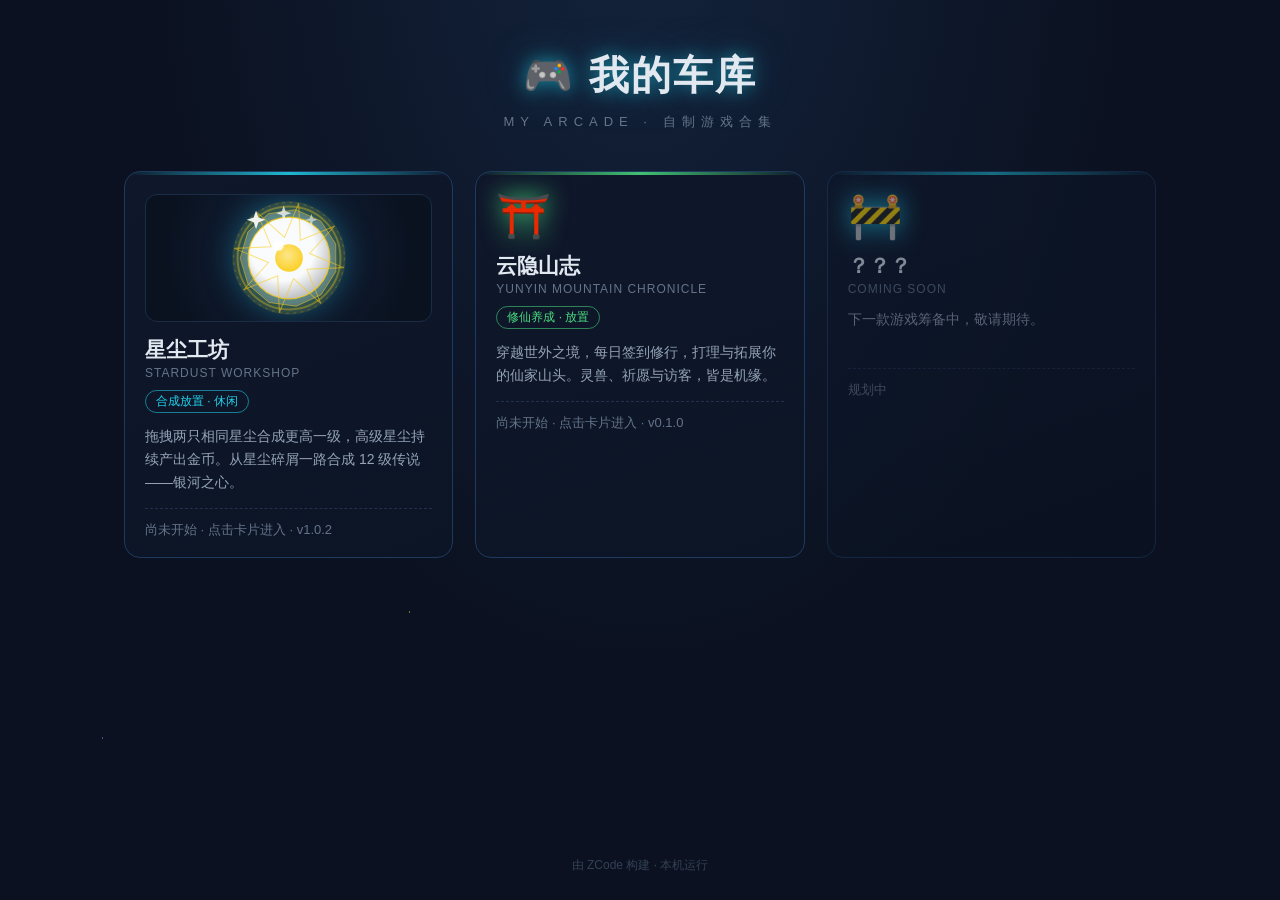
<file: index.html>
<!doctype html>
<html lang="zh-CN">
  <head>
    <meta charset="UTF-8" />
    <meta name="viewport" content="width=device-width, initial-scale=1.0" />
    <title>我的游戏库 · My Arcade</title>
    <link
      rel="icon"
      href="data:image/svg+xml,<svg xmlns='http://www.w3.org/2000/svg' viewBox='0 0 100 100'><text y='.9em' font-size='90'>🎮</text></svg>"
    />
    <link rel="stylesheet" href="css/style.css" />
  </head>
  <body>
    <div class="stars" aria-hidden="true"></div>

    <header class="site-header">
      <h1>🎮 我的车库</h1>
      <p class="tagline">MY ARCADE · 自制游戏合集</p>
    </header>

    <main>
      <section id="grid" class="grid" aria-label="游戏列表"></section>
    </main>

    <footer class="site-footer">
      <span id="foot-note">由 ZCode 构建 · 本机运行</span>
    </footer>

    <!-- 游戏弹层 -->
    <div id="modal" class="modal" hidden>
      <div class="modal-backdrop" data-close></div>
      <div class="modal-body">
        <div class="modal-bar">
          <span id="modal-title" class="modal-title">游戏</span>
          <div class="modal-actions">
            <a id="modal-newtab" class="modal-btn" href="#" target="_blank" rel="noopener"
              >↗ 新窗口</a
            >
            <button id="modal-fullscreen" class="modal-btn" type="button">⛶ 全屏</button>
            <button id="modal-close" class="modal-btn modal-close" type="button">✕ 关闭</button>
          </div>
        </div>
        <iframe
          id="game-frame"
          class="game-frame"
          title="游戏窗口"
          allow="fullscreen; gamepad; autoplay"
        ></iframe>
      </div>
    </div>

    <script src="js/main.js"></script>
  </body>
</html>
</file>
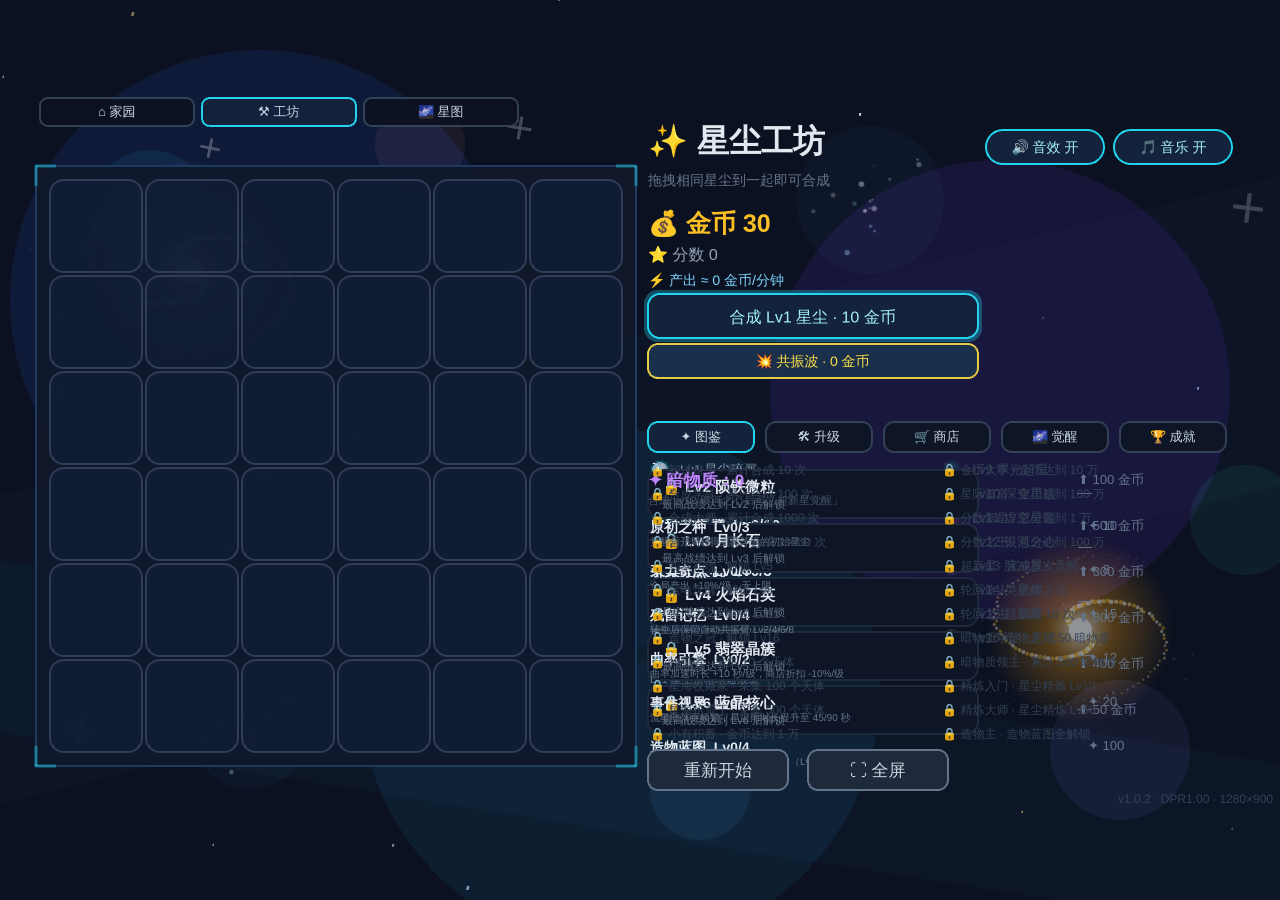
<file: games/stardust-workshop/index.html>
<!doctype html>
<html lang="zh-CN">
  <head>
    <meta charset="UTF-8" />
    <meta name="viewport" content="width=device-width, initial-scale=1.0" />
    <title>星尘工坊 Stardust Workshop</title>
    <style>
      html,
      body {
        margin: 0;
        padding: 0;
        height: 100%;
        background: #060a14;
        overflow: hidden;
      }
      /* 固定定位 + 弹性居中：杜绝分屏/小窗格等容器里出现滚动偏移导致画面顶部被裁 */
      body {
        position: fixed;
        inset: 0;
      }
      #game-root {
        width: 100%;
        height: 100%;
        display: flex;
        align-items: center;
        justify-content: center;
      }
      /* 启动加载画面（v0.8.0）：公网首访资源下载期间的正反馈 */
      #boot-screen {
        position: fixed;
        inset: 0;
        z-index: 100;
        background: radial-gradient(ellipse at 50% 30%, #101c33 0%, #060a14 60%);
        display: flex;
        flex-direction: column;
        align-items: center;
        justify-content: center;
        gap: 14px;
        transition: opacity 0.45s ease;
      }
      #boot-screen.hide {
        opacity: 0;
        pointer-events: none;
      }
      .boot-title {
        font-family: "Microsoft YaHei", "PingFang SC", sans-serif;
        font-size: 42px;
        color: #e2e8f0;
        letter-spacing: 2px;
        text-shadow: 0 0 26px rgba(34, 211, 238, 0.5);
      }
      .boot-sub {
        font-family: "Microsoft YaHei", "PingFang SC", sans-serif;
        color: #64748b;
        letter-spacing: 6px;
        font-size: 12px;
        margin-top: -6px;
      }
      .boot-bar {
        width: 280px;
        height: 6px;
        border-radius: 3px;
        background: #1e293b;
        overflow: hidden;
        margin-top: 14px;
      }
      .boot-fill {
        height: 100%;
        width: 0%;
        border-radius: 3px;
        background: linear-gradient(90deg, #22d3ee, #a5f3fc);
        box-shadow: 0 0 12px rgba(34, 211, 238, 0.8);
        transition: width 0.2s ease;
      }
      .boot-fill.indeterminate {
        width: 32% !important;
        animation: boot-slide 1.1s ease-in-out infinite alternate;
      }
      @keyframes boot-slide {
        from {
          margin-left: 0;
        }
        to {
          margin-left: 68%;
        }
      }
      .boot-tip {
        font-family: "Microsoft YaHei", "PingFang SC", sans-serif;
        color: #475569;
        font-size: 12px;
      }
    </style>
    <script type="module" crossorigin src="./assets/index-p_lcr6yh.js"></script>
  </head>
  <body>
    <div id="boot-screen">
      <div class="boot-title">✨ 星尘工坊</div>
      <div class="boot-sub">STARDUST WORKSHOP</div>
      <div class="boot-bar"><div class="boot-fill indeterminate" id="boot-fill"></div></div>
      <div class="boot-tip">正在点亮星尘…</div>
    </div>
    <div id="game-root"></div>
    <script>
      // 启动画面钩子：由 BootScene 在资源加载与启动完成时调用
      window.updateBootProgress = function (p) {
        var f = document.getElementById("boot-fill");
        if (!f) return;
        f.classList.remove("indeterminate");
        f.style.width = Math.round(p * 100) + "%";
      };
      window.hideBootScreen = function () {
        var s = document.getElementById("boot-screen");
        if (!s) return;
        s.classList.add("hide");
        setTimeout(function () {
          if (s && s.parentNode) s.parentNode.removeChild(s);
        }, 500);
      };
      // 运行错误悬浮提示（常驻：公网玩家遇到异常时可直接截图反馈）
      window.addEventListener("error", function (e) {
        var st =
          e.error && e.error.stack
            ? "\n" + e.error.stack.split("\n").slice(0, 4).join("\n")
            : "";
        var d = document.createElement("div");
        d.style.cssText =
          "position:fixed;bottom:8px;left:8px;z-index:9999;background:#5c1010;color:#fff;font:12px monospace;padding:6px;max-width:100vw;white-space:pre-wrap;border-radius:6px;";
        d.textContent = "⚠ " + e.message + st;
        document.body.appendChild(d);
      });
    </script>
  </body>
</html>
</file>
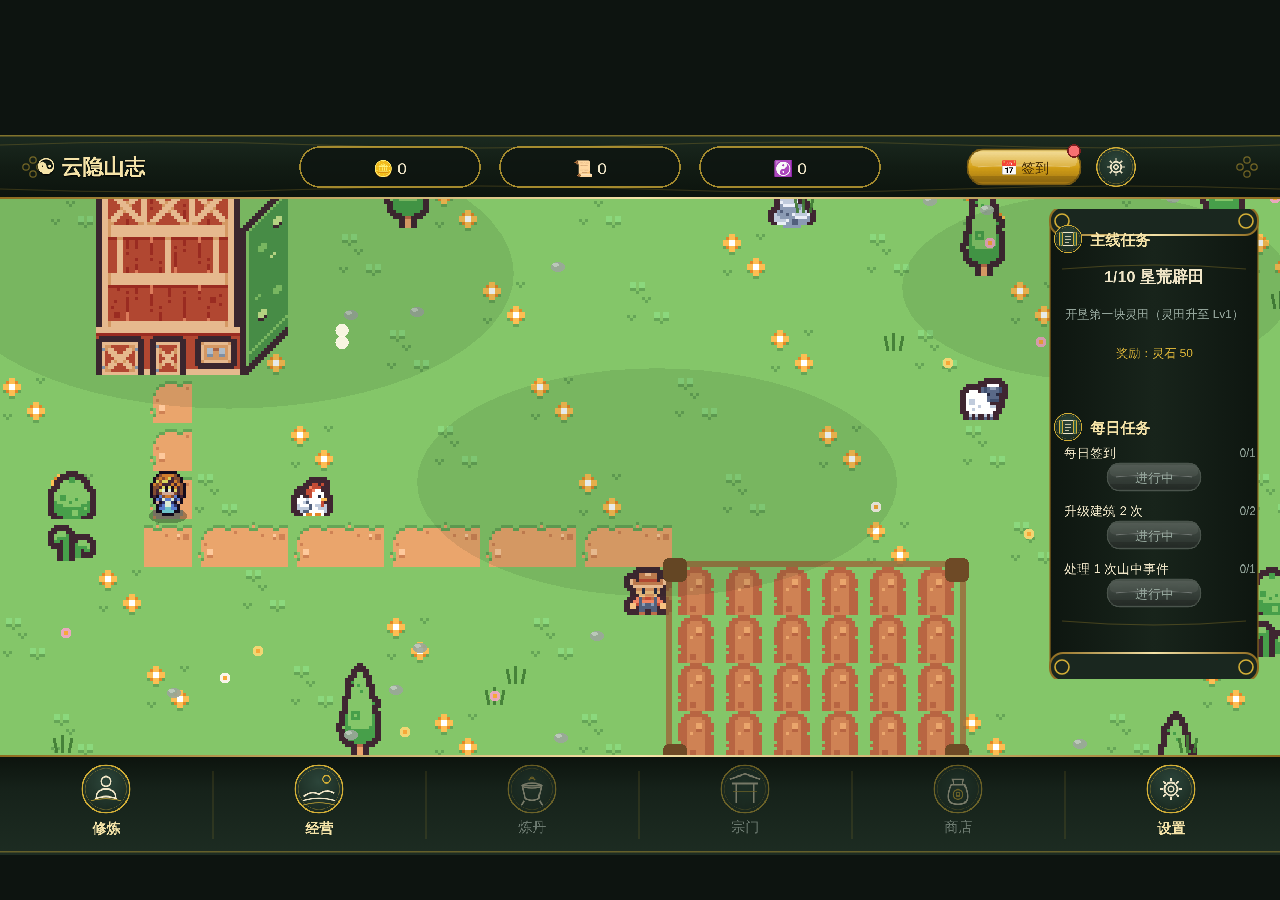
<file: games/yunyin-shanzhi/index.html>
<!doctype html>
<html lang="zh-CN">
  <head>
    <meta charset="UTF-8" />
    <meta name="viewport" content="width=device-width, initial-scale=1.0" />
    <title>云隐山志 · 修仙养成</title>
    <style>
      html,
      body {
        margin: 0;
        padding: 0;
        height: 100%;
        background: #0d1410;
        overflow: hidden;
      }
      #game-root {
        width: 100%;
        height: 100%;
        display: flex;
        align-items: center;
        justify-content: center;
      }
      #boot-screen {
        position: fixed;
        inset: 0;
        z-index: 100;
        background: radial-gradient(ellipse at 50% 30%, #17251c 0%, #0a0f0c 60%);
        display: flex;
        flex-direction: column;
        align-items: center;
        justify-content: center;
        gap: 14px;
        transition: opacity 0.45s ease;
      }
      #boot-screen.hide {
        opacity: 0;
        pointer-events: none;
      }
      .boot-title {
        font-family: "Microsoft YaHei", "PingFang SC", sans-serif;
        font-size: 40px;
        color: #dce8dc;
        letter-spacing: 3px;
        text-shadow: 0 0 22px rgba(74, 222, 128, 0.4);
      }
      .boot-sub {
        font-family: "Microsoft YaHei", "PingFang SC", sans-serif;
        color: #5a6e5a;
        letter-spacing: 5px;
        font-size: 12px;
        margin-top: -6px;
      }
      .boot-bar {
        width: 280px;
        height: 6px;
        border-radius: 3px;
        background: #1c2a20;
        overflow: hidden;
        margin-top: 14px;
      }
      .boot-fill {
        height: 100%;
        width: 0%;
        border-radius: 3px;
        background: linear-gradient(90deg, #4ade80, #bbf7d0);
        box-shadow: 0 0 12px rgba(74, 222, 128, 0.7);
        transition: width 0.2s ease;
      }
      .boot-tip {
        font-family: "Microsoft YaHei", "PingFang SC", sans-serif;
        color: #4a5c4a;
        font-size: 12px;
      }
    </style>
    <script type="module" crossorigin src="./assets/index-BhDNZuzg.js"></script>
  </head>
  <body>
    <div id="boot-screen">
      <div class="boot-title">⛰️ 云隐山志</div>
      <div class="boot-sub">YUNYIN MOUNTAIN CHRONICLE</div>
      <div class="boot-bar"><div class="boot-fill" id="boot-fill"></div></div>
      <div class="boot-tip">正在入定…</div>
    </div>
    <div id="game-root"></div>
    <script>
      window.updateBootProgress = function (p) {
        var f = document.getElementById("boot-fill");
        if (f) f.style.width = Math.round(p * 100) + "%";
      };
      window.hideBootScreen = function () {
        var s = document.getElementById("boot-screen");
        if (!s) return;
        s.classList.add("hide");
        setTimeout(function () {
          if (s && s.parentNode) s.parentNode.removeChild(s);
        }, 500);
      };
      window.addEventListener("error", function (e) {
        var st =
          e.error && e.error.stack
            ? "\n" + e.error.stack.split("\n").slice(0, 4).join("\n")
            : "";
        var d = document.createElement("div");
        d.style.cssText =
          "position:fixed;bottom:8px;left:8px;z-index:9999;background:#4a1010;color:#fff;font:12px monospace;padding:6px;max-width:100vw;white-space:pre-wrap;border-radius:6px;";
        d.textContent = "⚠ " + e.message + st;
        document.body.appendChild(d);
      });
    </script>
  </body>
</html>
</file>
<file: css/style.css>
/* 我的车库 · 霓虹暗色主题（与《星尘工坊》视觉统一） */

:root {
  --bg: #0b1120;
  --panel: #0f172a;
  --line: #1e3a5f;
  --text: #e2e8f0;
  --text-dim: #64748b;
  --neon: #22d3ee;
  --gold: #fbbf24;
}

* {
  box-sizing: border-box;
}

html,
body {
  margin: 0;
  padding: 0;
  min-height: 100%;
}

body {
  position: relative;
  background: radial-gradient(ellipse at 50% -10%, #13233c 0%, var(--bg) 55%);
  color: var(--text);
  font-family: "Microsoft YaHei", "PingFang SC", "Noto Sans SC", sans-serif;
  min-height: 100vh;
  display: flex;
  flex-direction: column;
}

/* 背景星点 */
.stars {
  position: fixed;
  inset: 0;
  pointer-events: none;
  background-image:
    radial-gradient(1px 1px at 12% 22%, rgba(165, 243, 252, 0.7) 50%, transparent 50%),
    radial-gradient(1px 1px at 78% 12%, rgba(244, 114, 182, 0.55) 50%, transparent 50%),
    radial-gradient(1.5px 1.5px at 32% 68%, rgba(250, 204, 21, 0.5) 50%, transparent 50%),
    radial-gradient(1px 1px at 88% 58%, rgba(165, 243, 252, 0.6) 50%, transparent 50%),
    radial-gradient(1px 1px at 55% 38%, rgba(255, 255, 255, 0.5) 50%, transparent 50%),
    radial-gradient(1.5px 1.5px at 8% 82%, rgba(96, 165, 250, 0.5) 50%, transparent 50%),
    radial-gradient(1px 1px at 68% 88%, rgba(165, 243, 252, 0.45) 50%, transparent 50%);
}

.site-header {
  text-align: center;
  padding: 48px 16px 28px;
  position: relative;
}

.site-header h1 {
  margin: 0;
  font-size: 40px;
  letter-spacing: 2px;
  text-shadow:
    0 0 18px rgba(34, 211, 238, 0.55),
    0 0 46px rgba(34, 211, 238, 0.25);
}

.tagline {
  margin: 10px 0 0;
  color: var(--text-dim);
  letter-spacing: 6px;
  font-size: 13px;
}

main {
  flex: 1;
  width: 100%;
  max-width: 1080px;
  margin: 0 auto;
  padding: 12px 24px 48px;
}

/* 卡片墙 */
.grid {
  display: grid;
  grid-template-columns: repeat(auto-fill, minmax(280px, 1fr));
  gap: 22px;
}

.card {
  position: relative;
  background: linear-gradient(160deg, var(--panel) 0%, #0c1526 100%);
  border: 1px solid var(--line);
  border-radius: 16px;
  padding: 22px 20px 18px;
  cursor: pointer;
  transition:
    transform 0.18s ease,
    box-shadow 0.18s ease,
    border-color 0.18s ease;
  overflow: hidden;
}

.card::before {
  content: "";
  position: absolute;
  inset: 0 0 auto 0;
  height: 3px;
  background: linear-gradient(90deg, transparent, var(--accent, var(--neon)), transparent);
  opacity: 0.85;
}

.card:hover {
  transform: translateY(-4px);
  border-color: var(--accent, var(--neon));
  box-shadow:
    0 0 0 1px var(--accent, var(--neon)) inset,
    0 10px 34px rgba(0, 0, 0, 0.45),
    0 0 26px color-mix(in srgb, var(--accent, var(--neon)) 30%, transparent);
}

.card-icon {
  font-size: 44px;
  line-height: 1;
  filter: drop-shadow(0 0 12px var(--accent, var(--neon)));
}

.card-cover {
  height: 128px;
  border-radius: 12px;
  border: 1px solid #1b2c47;
  background: radial-gradient(circle at 50% 45%, #13233c 0%, #0a1220 78%);
  display: flex;
  align-items: center;
  justify-content: center;
  margin-bottom: 14px;
  overflow: hidden;
}

.card-cover img {
  height: 116px;
  filter: drop-shadow(0 0 16px color-mix(in srgb, var(--accent, var(--neon)) 60%, transparent));
}

.card-title {
  margin: 14px 0 2px;
  font-size: 21px;
  font-weight: 700;
}

.card-en {
  color: var(--text-dim);
  font-size: 12px;
  letter-spacing: 1px;
  text-transform: uppercase;
}

.card-genre {
  display: inline-block;
  margin-top: 10px;
  font-size: 12px;
  color: var(--accent, var(--neon));
  border: 1px solid color-mix(in srgb, var(--accent, var(--neon)) 55%, transparent);
  border-radius: 999px;
  padding: 2px 10px;
}

.card-desc {
  margin: 12px 0 0;
  color: #94a3b8;
  font-size: 14px;
  line-height: 1.65;
  min-height: 46px;
}

.card-stats {
  margin-top: 14px;
  padding-top: 12px;
  border-top: 1px dashed #22304d;
  color: var(--gold);
  font-size: 13px;
  min-height: 20px;
}

.card-stats .dim {
  color: var(--text-dim);
}

.card-upcoming {
  cursor: default;
  opacity: 0.55;
}

.card-upcoming:hover {
  transform: none;
  border-color: var(--line);
  box-shadow: none;
}

/* 页脚 */
.site-footer {
  text-align: center;
  color: #334155;
  font-size: 12px;
  padding: 18px 0 26px;
}

/* 弹层 */
.modal {
  position: fixed;
  inset: 0;
  z-index: 50;
  display: flex;
  align-items: center;
  justify-content: center;
}

.modal[hidden] {
  display: none;
}

.modal-backdrop {
  position: absolute;
  inset: 0;
  background: rgba(2, 6, 16, 0.82);
  backdrop-filter: blur(3px);
}

.modal-body {
  position: relative;
  width: min(1240px, 94vw);
  height: min(760px, 90vh);
  display: flex;
  flex-direction: column;
  background: var(--bg);
  border: 1px solid var(--line);
  border-radius: 14px;
  overflow: hidden;
  box-shadow: 0 0 60px rgba(34, 211, 238, 0.18);
}

.modal-bar {
  display: flex;
  align-items: center;
  justify-content: space-between;
  padding: 10px 14px;
  background: var(--panel);
  border-bottom: 1px solid var(--line);
}

.modal-title {
  font-weight: 700;
  letter-spacing: 1px;
}

.modal-actions {
  display: flex;
  gap: 8px;
}

.modal-btn {
  appearance: none;
  background: #13233c;
  color: #cbd5e1;
  border: 1px solid #2b4266;
  border-radius: 8px;
  padding: 6px 12px;
  font-size: 13px;
  font-family: inherit;
  cursor: pointer;
  text-decoration: none;
  transition: border-color 0.15s ease, color 0.15s ease;
}

.modal-btn:hover {
  border-color: var(--neon);
  color: var(--neon);
}

.game-frame {
  flex: 1;
  width: 100%;
  border: 0;
  background: #060a14;
}
</file>
